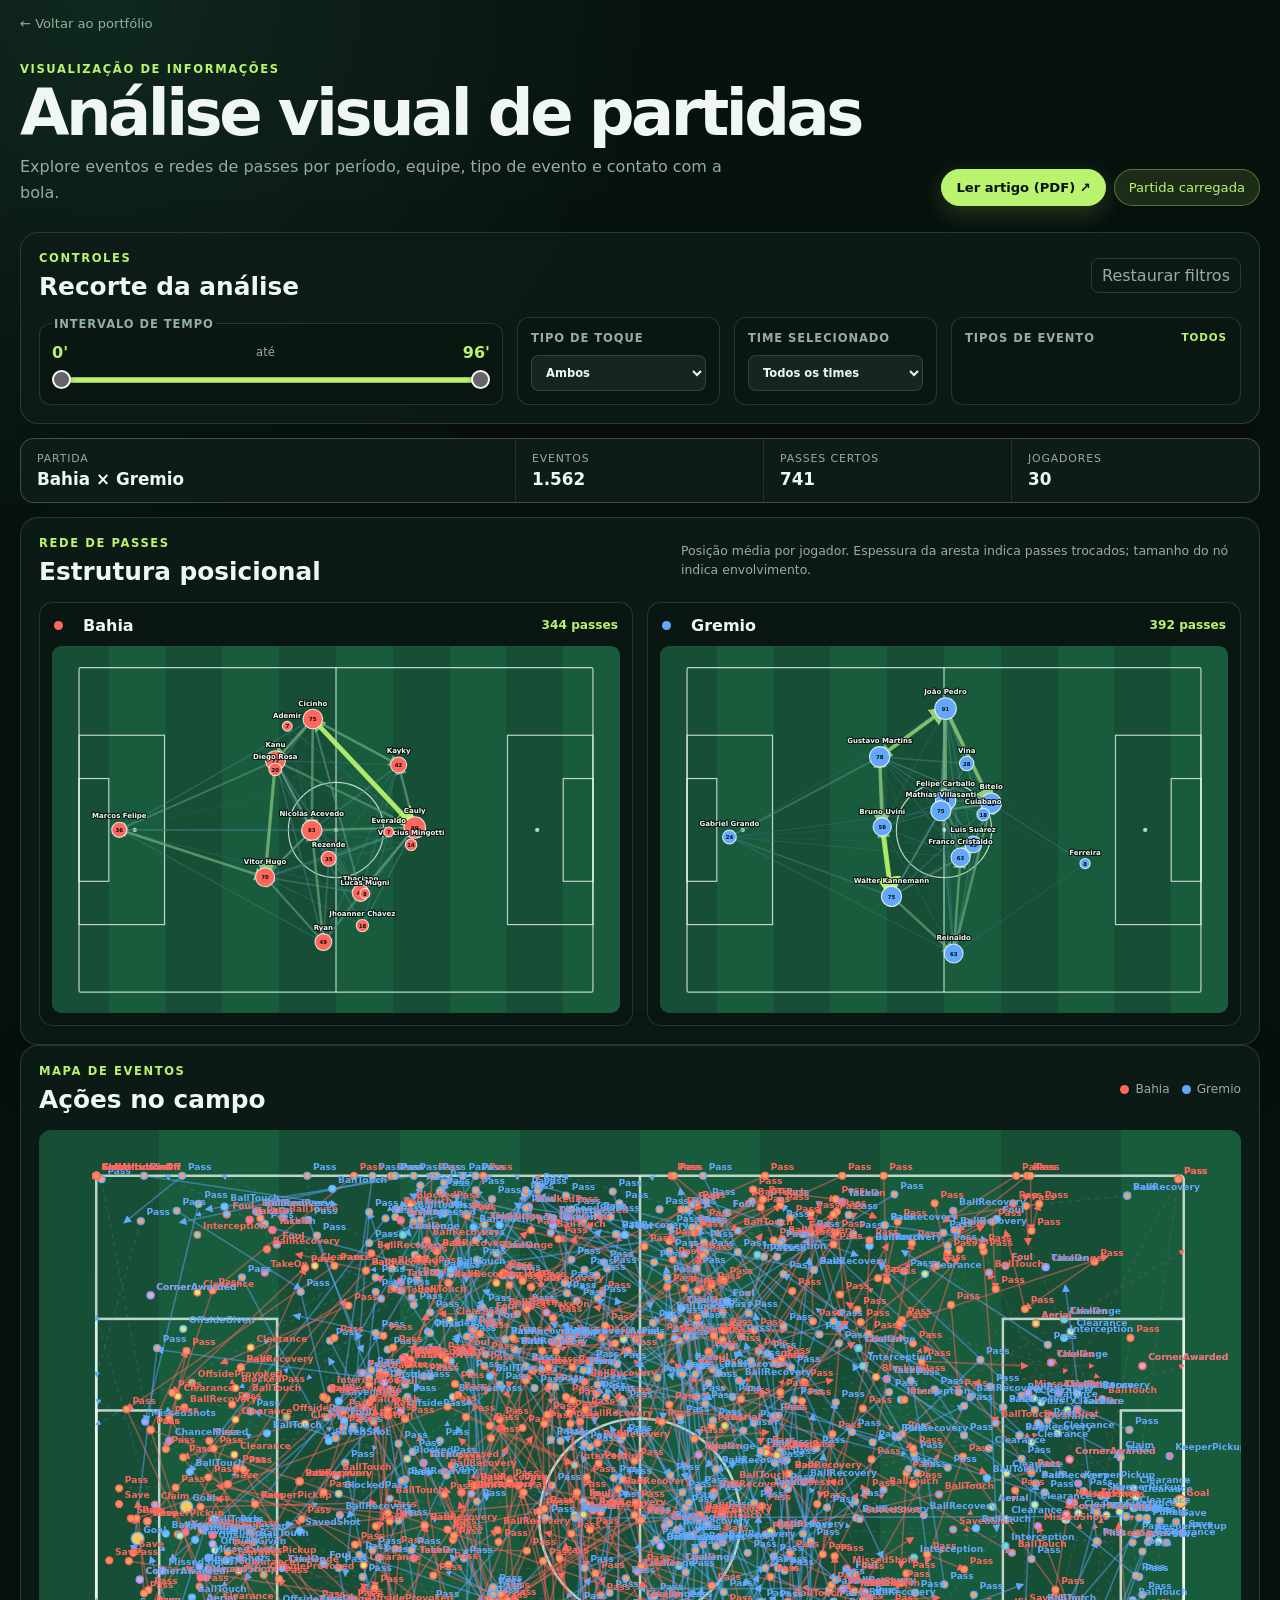
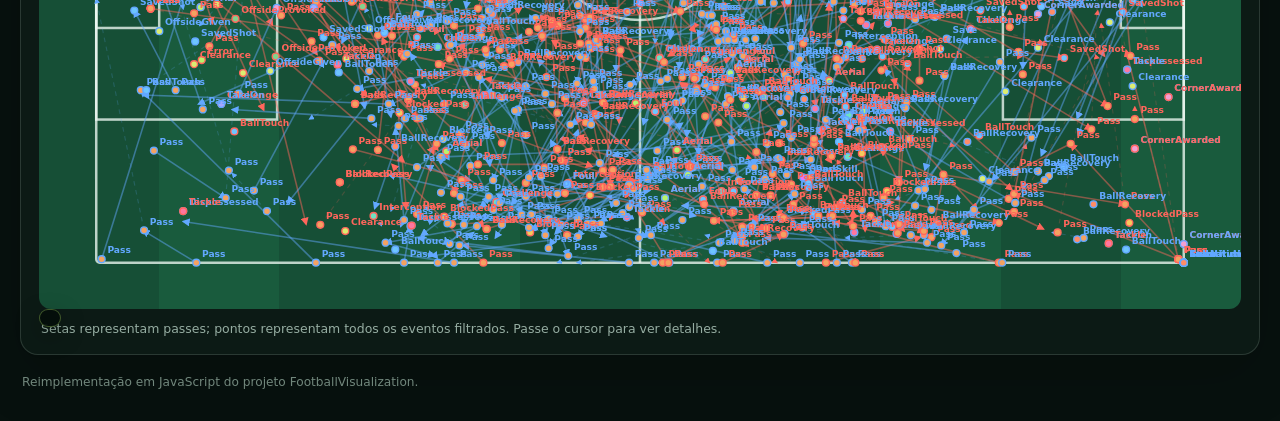
<file: projetos-pessoais/analise-dados-esportivos/index.html>
<!doctype html>
<html lang="pt-BR">
<head>
  <meta charset="utf-8">
  <meta name="viewport" content="width=device-width, initial-scale=1">
  <meta name="description" content="Visualização interativa de eventos e redes de passes de uma partida de futebol.">
  <title>Análise visual de partidas | Otávio Secco</title>
  <link rel="stylesheet" href="styles.css">
</head>
<body>
  <a class="back-link" href="../../">&larr; Voltar ao portfólio</a>

  <header class="page-header">
    <div>
      <p class="eyebrow">Visualização de informações</p>
      <h1>Análise visual de partidas</h1>
      <p class="intro">Explore eventos e redes de passes por período, equipe, tipo de evento e contato com a bola.</p>
    </div>
    <div class="header-actions">
      <a class="article-link" href="artigo-visualizacao-informacoes.pdf" target="_blank" rel="noopener noreferrer">Ler artigo (PDF) <span>↗</span></a>
      <div id="status" class="status" role="status" aria-live="polite">Carregando partida…</div>
    </div>
  </header>

  <main>
    <section class="filters" aria-labelledby="filters-title">
      <div class="filters-heading">
        <div>
          <p class="section-kicker">Controles</p>
          <h2 id="filters-title">Recorte da análise</h2>
        </div>
        <button id="reset-filters" class="text-button" type="button">Restaurar filtros</button>
      </div>

      <div class="filter-grid">
        <fieldset class="minute-filter">
          <legend>Intervalo de tempo</legend>
          <div class="minute-values"><strong id="minute-start-value">0'</strong><span>até</span><strong id="minute-end-value">100'</strong></div>
          <div id="minute-range" class="range-slider">
            <div class="range-track"><div class="range-selection"></div></div>
            <label><span>Minuto inicial</span><input id="minute-start" type="range" min="0" max="100" value="0"></label>
            <label><span>Minuto final</span><input id="minute-end" type="range" min="0" max="100" value="100"></label>
          </div>
        </fieldset>

        <label class="control-label" for="touch-filter">Tipo de toque
          <select id="touch-filter">
            <option value="all">Ambos</option>
            <option value="true">É toque</option>
            <option value="false">Não é toque</option>
          </select>
        </label>

        <label class="control-label" for="team-filter">Time selecionado
          <select id="team-filter">
            <option value="all">Todos os times</option>
          </select>
        </label>

        <details class="event-filter">
          <summary>Tipos de evento <span id="event-filter-summary">Todos</span></summary>
          <div class="event-filter-actions">
            <button id="select-all-events" type="button">Todos</button>
            <button id="clear-events" type="button">Limpar</button>
          </div>
          <div id="event-type-options" class="event-type-options"></div>
        </details>
      </div>
    </section>

    <section class="summary" aria-label="Resumo do recorte">
      <div><span>Partida</span><strong id="match-name">—</strong></div>
      <div><span>Eventos</span><strong id="event-count">—</strong></div>
      <div><span>Passes certos</span><strong id="pass-count">—</strong></div>
      <div><span>Jogadores</span><strong id="player-count">—</strong></div>
    </section>

    <section class="networks" aria-labelledby="networks-title">
      <div class="networks-heading">
        <div>
          <p class="section-kicker">Rede de passes</p>
          <h2 id="networks-title">Estrutura posicional</h2>
        </div>
        <p>Posição média por jogador. Espessura da aresta indica passes trocados; tamanho do nó indica envolvimento.</p>
      </div>
      <div id="network-grid" class="network-grid"></div>
    </section>

    <section class="panel event-panel" aria-labelledby="events-title">
      <div class="panel-heading">
        <div>
          <p class="section-kicker">Mapa de eventos</p>
          <h2 id="events-title">Ações no campo</h2>
        </div>
        <div id="team-legend" class="team-legend"></div>
      </div>
      <div class="pitch-wrap">
        <svg id="events-pitch" class="pitch" viewBox="0 0 1050 680" role="img" aria-label="Mapa dos eventos filtrados na partida"></svg>
        <div id="tooltip" class="tooltip" hidden></div>
      </div>
      <p class="hint">Setas representam passes; pontos representam todos os eventos filtrados. Passe o cursor para ver detalhes.</p>
    </section>
  </main>

  <footer>Reimplementação em JavaScript do projeto FootballVisualization.</footer>
  <script type="module" src="app.js"></script>
</body>
</html>
</file>
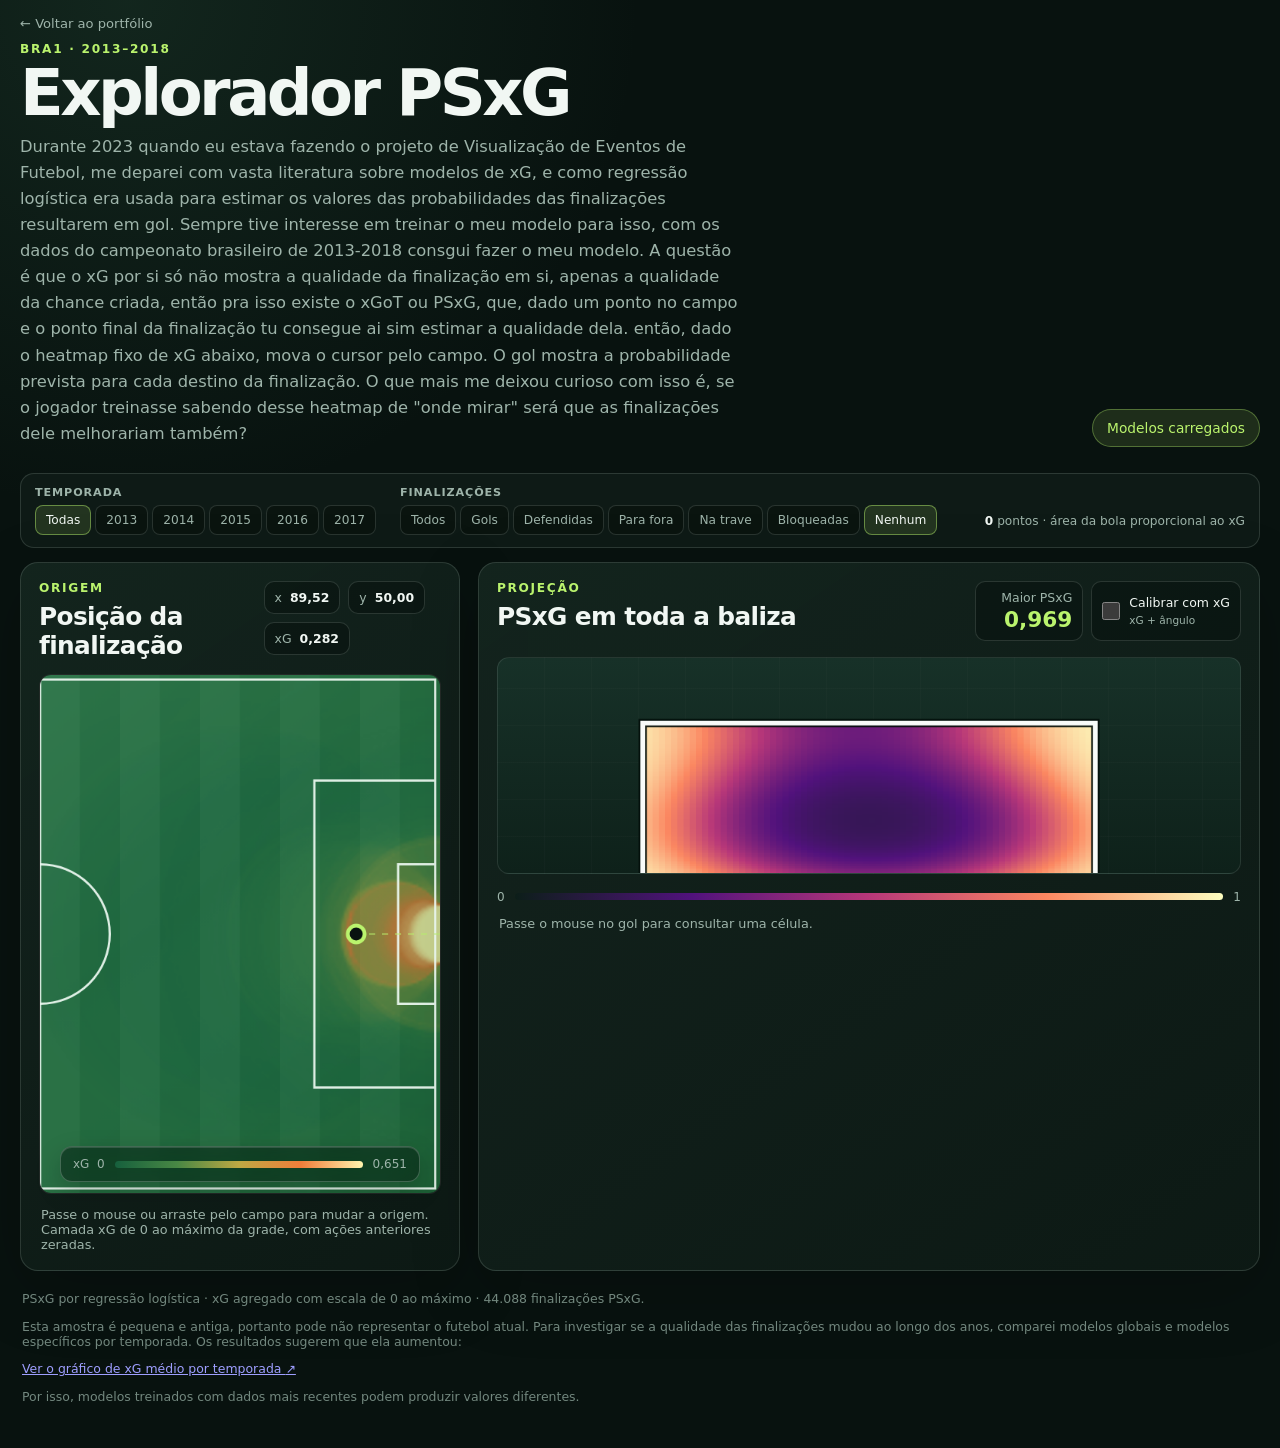
<file: projetos-pessoais/visualizacao-psxg/index.html>
<!doctype html>
<html lang="pt-BR">
<head>
  <meta charset="utf-8">
  <meta name="viewport" content="width=device-width, initial-scale=1">
  <meta name="description" content="Explorador interativo do modelo PSxG do Brasileirão.">
  <title>Explorador PSxG</title>
  <link rel="stylesheet" href="styles.css">
</head>
<body>
  <a class="back-link" href="../../">&larr; Voltar ao portfólio</a>
  <header class="page-header">
    <div>
      <p class="eyebrow">BRA1 · 2013–2018</p>
      <h1>Explorador PSxG</h1>
      <p class="intro">Durante 2023 quando eu estava fazendo o projeto de Visualização de Eventos de Futebol, me deparei com vasta literatura sobre modelos de xG, e como regressão logística era usada para estimar os valores das probabilidades das finalizações resultarem em gol. Sempre tive interesse em treinar o meu modelo para isso, com os dados do campeonato brasileiro de 2013-2018 consgui fazer o meu modelo.
      A questão é que o xG por si só não mostra a qualidade da finalização em si, apenas a qualidade da chance criada, então pra isso existe o xGoT ou PSxG, que, dado um ponto no campo e o ponto final da finalização tu consegue ai sim estimar a qualidade dela. então, dado o heatmap fixo de xG abaixo, mova o cursor pelo campo. O gol mostra a probabilidade prevista para cada destino da finalização. 
    O que mais me deixou curioso com isso é, se o jogador treinasse sabendo desse heatmap de "onde mirar" será que as finalizações dele melhorariam também?</p>
    </div>
    <div id="model-status" class="status" role="status" aria-live="polite">Carregando modelo…</div>
  </header>

  <section class="shot-filters" aria-label="Filtros das finalizações observadas">
    <div class="filter-cluster">
      <span class="filter-label">Temporada</span>
      <div class="segmented-control" id="season-filter">
        <button type="button" data-season="all" aria-pressed="true" disabled>Todas</button>
        <button type="button" data-season="2013" aria-pressed="false" disabled>2013</button>
        <button type="button" data-season="2014" aria-pressed="false" disabled>2014</button>
        <button type="button" data-season="2015" aria-pressed="false" disabled>2015</button>
        <button type="button" data-season="2016" aria-pressed="false" disabled>2016</button>
        <button type="button" data-season="2017" aria-pressed="false" disabled>2017</button>
      </div>
    </div>
    <div class="filter-cluster">
      <span class="filter-label">Finalizações</span>
      <div class="segmented-control" id="outcome-filter">
        <button type="button" data-outcome="all" aria-pressed="false" disabled>Todos</button>
        <button type="button" data-outcome="goal" aria-pressed="false" disabled>Gols</button>
        <button type="button" data-outcome="saved" aria-pressed="false" disabled>Defendidas</button>
        <button type="button" data-outcome="missed" aria-pressed="false" disabled>Para fora</button>
        <button type="button" data-outcome="post" aria-pressed="false" disabled>Na trave</button>
        <button type="button" data-outcome="blocked" aria-pressed="false" disabled>Bloqueadas</button>
        <button type="button" data-outcome="none" aria-pressed="true" disabled>Nenhum</button>
      </div>
    </div>
    <p class="shot-filter-summary"><strong id="shots-count">0</strong> pontos · área da bola proporcional ao xG</p>
  </section>

  <main class="workspace">
    <section class="panel field-panel" aria-labelledby="field-title">
      <div class="panel-heading">
        <div>
          <p class="panel-kicker">Origem</p>
          <h2 id="field-title">Posição da finalização</h2>
        </div>
        <div class="coordinate-readout" aria-live="polite">
          <span>x <strong id="origin-x">89,52</strong></span>
          <span>y <strong id="origin-y">50,00</strong></span>
          <span>xG <strong id="xg-value">—</strong></span>
        </div>
      </div>
      <canvas id="field-canvas" width="525" height="680" aria-label="Meio-campo ofensivo interativo"></canvas>
      <div class="legend field-legend" aria-label="Escala de xG de zero ao maior valor da grade">
        <span>xG&nbsp; 0</span>
        <div class="legend-gradient"></div>
        <span id="xg-scale-max">—</span>
      </div>
      <p class="hint">Passe o mouse ou arraste pelo campo para mudar a origem. Camada xG de 0 ao máximo da grade, com ações anteriores zeradas.</p>
    </section>

    <section class="panel goal-panel" aria-labelledby="goal-title">
      <div class="panel-heading">
        <div>
          <p class="panel-kicker">Projeção</p>
          <h2 id="goal-title">PSxG em toda a baliza</h2>
        </div>
        <div class="goal-controls">
          <div class="metric">
            <span id="max-psxg-label">Maior PSxG</span>
            <strong id="max-psxg">—</strong>
          </div>
          <label class="quality-toggle" title="Calibra o PSxG com o xG e o ângulo da finalização">
            <input id="xg-adjustment" type="checkbox" aria-controls="calibration-explanation" disabled>
            <span>
              Calibrar com xG
              <small>xG + ângulo</small>
            </span>
          </label>
        </div>
      </div>
      <div id="calibration-explanation" class="calibration-explanation" hidden>
        <strong>Como interpretar o modo calibrado:</strong>
        <ul>
          <li><strong>Estimativa:</strong> combina o destino da bola com o xG e o ângulo da finalização.</li>
          <li><strong>Ângulo e decisão:</strong> ângulos fechados reduzem a probabilidade; valores baixos desencorajam a finalização naquele ponto.</li>
          <li><strong>Limitação da amostra:</strong> a calibração usa cinco temporadas do Brasileirão (2013–2017). Há apenas quatro chutes abaixo de 1°, três deles gols; probabilidades altas nesses extremos podem refletir poucos casos atípicos.</li>
        </ul>
      </div>
      <canvas id="goal-canvas" width="960" height="280" aria-label="Mapa de calor PSxG na baliza"></canvas>
      <div class="legend" aria-label="Escala fixa de probabilidade PSxG de zero a um">
        <span>0</span>
        <div class="legend-gradient"></div>
        <span>1</span>
      </div>
      <p id="goal-readout" class="hint">Passe o mouse no gol para consultar uma célula.</p>
    </section>
  </main>

  <footer>
    <p>PSxG por regressão logística · xG agregado com escala de 0 ao máximo · 44.088 finalizações PSxG.</p>
    <p>Esta amostra é pequena e antiga, portanto pode não representar o futebol atual. Para investigar se a qualidade das finalizações mudou ao longo dos anos, comparei modelos globais e modelos específicos por temporada. Os resultados sugerem que ela aumentou:</p>
    <p><a class="article-link" href="../analise-dados-esportivos/11_xg_medio_por_temporada.png" target="_blank" rel="noopener noreferrer">Ver o gráfico de xG médio por temporada <span aria-hidden="true">↗</span></a></p>
    <p>Por isso, modelos treinados com dados mais recentes podem produzir valores diferentes.</p>
  </footer>

  <script src="app.js" defer></script>
</body>
</html>
</file>
<file: projetos-pessoais/analise-dados-esportivos/styles.css>
:root {
  color-scheme: dark;
  --background: #07110e;
  --surface: #0e1c17;
  --surface-strong: #14261f;
  --line: rgba(226, 245, 235, 0.14);
  --text: #f0f7f3;
  --muted: #96ada2;
  --accent: #baf36d;
  --accent-soft: rgba(186, 243, 109, 0.12);
}

* { box-sizing: border-box; }

body {
  margin: 0;
  min-height: 100vh;
  background: radial-gradient(circle at 8% 0%, rgba(43, 112, 78, 0.24), transparent 36rem), var(--background);
  color: var(--text);
  font-family: Inter, ui-sans-serif, system-ui, -apple-system, BlinkMacSystemFont, "Segoe UI", sans-serif;
}

button, input, select { font: inherit; }

.back-link {
  position: absolute;
  top: 16px;
  left: 20px;
  color: var(--muted);
  font-size: 0.82rem;
  text-decoration: none;
}

.back-link:hover, .back-link:focus-visible { color: var(--accent); }

.page-header, main, footer {
  width: min(1500px, calc(100% - 40px));
  margin-inline: auto;
}

.page-header {
  display: flex;
  align-items: end;
  justify-content: space-between;
  gap: 32px;
  padding: 62px 0 26px;
}

.eyebrow, .section-kicker {
  margin: 0 0 7px;
  color: var(--accent);
  font-size: 0.72rem;
  font-weight: 800;
  letter-spacing: 0.14em;
  text-transform: uppercase;
}

h1, h2, h3, p { margin-top: 0; }

h1 {
  margin-bottom: 10px;
  font-size: clamp(2.2rem, 5vw, 4.8rem);
  line-height: 0.96;
  letter-spacing: -0.055em;
}

h2 { margin-bottom: 0; font-size: clamp(1.15rem, 2vw, 1.55rem); }
h3 { margin: 0; font-size: 1rem; }

.intro {
  max-width: 720px;
  margin-bottom: 0;
  color: var(--muted);
  line-height: 1.6;
}

.status {
  flex: none;
  padding: 10px 14px;
  border: 1px solid var(--line);
  border-radius: 999px;
  background: var(--surface);
  color: var(--muted);
  font-size: 0.82rem;
}

.header-actions {
  display: flex;
  align-items: center;
  gap: 8px;
}

.article-link {
  padding: 10px 14px;
  border: 1px solid var(--accent);
  border-radius: 999px;
  background: var(--accent);
  box-shadow: 0 8px 24px rgba(186, 243, 109, 0.18);
  color: #07110e;
  font-size: 0.82rem;
  font-weight: 800;
  text-decoration: none;
  transition: background 0.2s ease, box-shadow 0.2s ease, transform 0.2s ease;
}

.article-link span { color: inherit; }
.article-link:hover, .article-link:focus-visible {
  background: #d1ff91;
  box-shadow: 0 10px 30px rgba(186, 243, 109, 0.3);
  transform: translateY(-1px);
}

.status.ready { border-color: rgba(186, 243, 109, 0.35); background: var(--accent-soft); color: var(--accent); }
.status.error { border-color: rgba(255, 102, 92, 0.4); color: #ff8f87; }

.filters, .panel, .networks {
  border: 1px solid var(--line);
  border-radius: 18px;
  background: rgba(14, 28, 23, 0.9);
  box-shadow: 0 22px 60px rgba(0, 0, 0, 0.16);
}

.filters { padding: 18px; }

.filters-heading, .panel-heading, .networks-heading, .network-title {
  display: flex;
  align-items: center;
  justify-content: space-between;
  gap: 20px;
}

.text-button, .event-filter button {
  border: 1px solid var(--line);
  border-radius: 8px;
  background: transparent;
  color: var(--muted);
  cursor: pointer;
  padding: 7px 10px;
}

.text-button:hover, .event-filter button:hover { border-color: rgba(186, 243, 109, 0.4); color: var(--accent); }

.filter-grid {
  display: grid;
  grid-template-columns: minmax(300px, 1.6fr) repeat(2, minmax(170px, 0.7fr)) minmax(250px, 1fr);
  gap: 14px;
  margin-top: 16px;
}

fieldset, .control-label, .event-filter {
  min-width: 0;
  margin: 0;
  border: 1px solid var(--line);
  border-radius: 12px;
  background: rgba(4, 12, 9, 0.25);
}

fieldset { padding: 10px 12px; }
legend, .control-label, .event-filter summary { color: var(--muted); font-size: 0.72rem; font-weight: 750; letter-spacing: 0.08em; text-transform: uppercase; }

.minute-values { display: flex; align-items: center; justify-content: space-between; margin: 2px 0 4px; }
.minute-values span { color: var(--muted); font-size: 0.72rem; }
.minute-values strong { color: var(--accent); font-variant-numeric: tabular-nums; }
.minute-filter label span { position: absolute; width: 1px; height: 1px; overflow: hidden; clip: rect(0, 0, 0, 0); }

.range-slider {
  --range-start: 0%;
  --range-end: 100%;
  position: relative;
  height: 28px;
}

.range-track {
  position: absolute;
  top: 50%;
  right: 4px;
  left: 4px;
  height: 5px;
  border-radius: 999px;
  background: #dce4e0;
  transform: translateY(-50%);
}

.range-selection {
  position: absolute;
  top: 0;
  bottom: 0;
  left: var(--range-start);
  right: calc(100% - var(--range-end));
  border-radius: 999px;
  background: var(--accent);
  cursor: grab;
  touch-action: none;
}

.range-selection::before { position: absolute; inset: -10px 0; content: ""; }
.range-slider.is-dragging .range-selection { cursor: grabbing; }

.range-slider input[type="range"] {
  position: absolute;
  inset: 0;
  width: 100%;
  height: 28px;
  margin: 0;
  appearance: none;
  -webkit-appearance: none;
  background: transparent;
  pointer-events: none;
}

.range-slider input[type="range"]::-webkit-slider-runnable-track { height: 5px; background: transparent; }
.range-slider input[type="range"]::-moz-range-track { height: 5px; background: transparent; }

.range-slider input[type="range"]::-webkit-slider-thumb {
  width: 19px;
  height: 19px;
  margin-top: -7px;
  border: 2px solid #f1f7f3;
  border-radius: 50%;
  appearance: none;
  -webkit-appearance: none;
  background: #66636d;
  box-shadow: 0 1px 4px rgba(0, 0, 0, 0.35);
  cursor: grab;
  pointer-events: auto;
}

.range-slider input[type="range"]::-moz-range-thumb {
  width: 17px;
  height: 17px;
  border: 2px solid #f1f7f3;
  border-radius: 50%;
  background: #66636d;
  box-shadow: 0 1px 4px rgba(0, 0, 0, 0.35);
  cursor: grab;
  pointer-events: auto;
}

.range-slider input[type="range"]:focus-visible::-webkit-slider-thumb { outline: 3px solid rgba(186, 243, 109, 0.42); }
.range-slider input[type="range"]:focus-visible::-moz-range-thumb { outline: 3px solid rgba(186, 243, 109, 0.42); }

.control-label { display: grid; align-content: start; gap: 10px; padding: 13px; }
select {
  width: 100%;
  padding: 9px 10px;
  border: 1px solid var(--line);
  border-radius: 8px;
  background: var(--surface-strong);
  color: var(--text);
}

.event-filter { position: relative; padding: 13px; }
.event-filter summary { display: flex; justify-content: space-between; gap: 10px; cursor: pointer; }
.event-filter summary span { color: var(--accent); font-size: 0.65rem; }
.event-filter[open] { z-index: 10; }
.event-filter-actions { display: flex; gap: 6px; margin: 12px 0 8px; }
.event-type-options { display: grid; grid-template-columns: 1fr 1fr; gap: 5px 10px; max-height: 220px; overflow: auto; }
.event-type-options label { display: flex; align-items: center; gap: 7px; color: var(--muted); font-size: 0.75rem; letter-spacing: 0; text-transform: none; }
.event-type-options input { accent-color: var(--accent); }

.summary {
  display: grid;
  grid-template-columns: 2fr repeat(3, 1fr);
  gap: 1px;
  margin: 14px 0;
  overflow: hidden;
  border: 1px solid var(--line);
  border-radius: 14px;
  background: var(--line);
}

.summary div { min-width: 0; padding: 13px 16px; background: var(--surface); }
.summary span { display: block; margin-bottom: 4px; color: var(--muted); font-size: 0.68rem; letter-spacing: 0.08em; text-transform: uppercase; }
.summary strong { display: block; overflow: hidden; font-size: 1.05rem; text-overflow: ellipsis; white-space: nowrap; }

.panel, .networks { padding: 18px; }
.team-legend { display: flex; flex-wrap: wrap; gap: 12px; color: var(--muted); font-size: 0.76rem; }
.team-legend span { display: flex; align-items: center; gap: 6px; }
.team-legend i, .team-dot { width: 9px; height: 9px; border-radius: 50%; background: var(--team-color); }

.pitch-wrap { position: relative; margin-top: 16px; }
.pitch {
  display: block;
  width: 100%;
  height: auto;
  border-radius: 12px;
  background: linear-gradient(90deg, #164f36 0 10%, #195b3d 10% 20%, #164f36 20% 30%, #195b3d 30% 40%, #164f36 40% 50%, #195b3d 50% 60%, #164f36 60% 70%, #195b3d 70% 80%, #164f36 80% 90%, #195b3d 90%);
}

.pitch-markings { fill: none; stroke: rgba(238, 249, 242, 0.78); stroke-width: 2.2; }
.pitch-markings .pitch-solid { fill: rgba(238, 249, 242, 0.78); stroke: none; }
.event-label-layer { font-size: 8px; font-weight: 650; pointer-events: none; }
.event-layer circle { cursor: help; }
.event-layer circle:focus { outline: none; stroke: white; stroke-width: 3; }

.tooltip {
  position: absolute;
  z-index: 20;
  display: grid;
  gap: 2px;
  pointer-events: none;
  padding: 8px 10px;
  border: 1px solid rgba(186, 243, 109, 0.32);
  border-radius: 9px;
  background: rgba(5, 14, 10, 0.94);
  box-shadow: 0 8px 24px rgba(0, 0, 0, 0.35);
  font-size: 0.74rem;
}
.tooltip span { color: var(--muted); }
.hint { margin: 12px 2px 0; color: var(--muted); font-size: 0.78rem; }

.networks { margin-top: 14px; }
.networks-heading > p { max-width: 560px; margin: 0; color: var(--muted); font-size: 0.78rem; line-height: 1.5; }
.network-grid { display: grid; grid-template-columns: 1fr 1fr; gap: 14px; margin-top: 16px; }
.network-panel { min-width: 0; padding: 12px; border: 1px solid var(--line); border-radius: 14px; background: rgba(5, 14, 10, 0.3); }
.network-title { justify-content: start; padding: 1px 2px 11px; }
.network-title strong { margin-left: auto; color: var(--accent); font-size: 0.76rem; }
.network-pitch { border-radius: 9px; }
.network-node { stroke: rgba(255, 255, 255, 0.8); stroke-width: 2; }
.player-label { fill: var(--text); font-size: 13px; font-weight: 750; paint-order: stroke; stroke: rgba(6, 16, 12, 0.9); stroke-width: 4; stroke-linejoin: round; }
.node-value { fill: #07110e; font-size: 10px; font-weight: 850; pointer-events: none; }

footer { padding: 20px 2px 32px; color: #71877c; font-size: 0.76rem; }

@media (max-width: 1050px) {
  .filter-grid { grid-template-columns: 1fr 1fr; }
  .minute-filter, .event-filter { grid-column: span 2; }
  .network-grid { grid-template-columns: 1fr; }
}

@media (max-width: 640px) {
  .page-header, main, footer { width: min(100% - 20px, 1500px); }
  .page-header { align-items: start; flex-direction: column; padding-top: 54px; }
  .header-actions { flex-wrap: wrap; }
  .filter-grid { grid-template-columns: 1fr; }
  .minute-filter, .event-filter { grid-column: auto; }
  .summary { grid-template-columns: 1fr 1fr; }
  .summary div:first-child { grid-column: span 2; }
  .filters-heading, .panel-heading, .networks-heading { align-items: start; flex-direction: column; }
  .event-label-layer { display: none; }
}
</file>
<file: projetos-pessoais/visualizacao-psxg/styles.css>
:root {
  color-scheme: dark;
  --background: #08120f;
  --surface: #101d19;
  --surface-strong: #14251f;
  --line: rgba(223, 244, 234, 0.14);
  --text: #f1f7f3;
  --muted: #9eb4aa;
  --accent: #baf36d;
  --accent-soft: rgba(186, 243, 109, 0.12);
}

* {
  box-sizing: border-box;
}

body {
  margin: 0;
  min-height: 100vh;
  background:
    radial-gradient(circle at 10% 0%, rgba(60, 118, 87, 0.2), transparent 32rem),
    var(--background);
  color: var(--text);
  font-family: Inter, ui-sans-serif, system-ui, -apple-system, BlinkMacSystemFont, "Segoe UI", sans-serif;
}

.back-link {
  position: absolute;
  top: 16px;
  left: 20px;
  color: var(--muted);
  font-size: 0.82rem;
  text-decoration: none;
}

.back-link:hover,
.back-link:focus-visible {
  color: var(--accent);
}

.page-header,
.shot-filters,
.workspace,
footer {
  width: min(1500px, calc(100% - 40px));
  margin-inline: auto;
}

.page-header {
  display: flex;
  align-items: end;
  justify-content: space-between;
  gap: 32px;
  padding: 42px 0 26px;
}

.eyebrow,
.panel-kicker {
  margin: 0 0 7px;
  color: var(--accent);
  font-size: 0.76rem;
  font-weight: 750;
  letter-spacing: 0.14em;
  text-transform: uppercase;
}

h1,
h2,
p {
  margin-top: 0;
}

h1 {
  margin-bottom: 10px;
  font-size: clamp(2.2rem, 5vw, 4.8rem);
  font-weight: 760;
  letter-spacing: -0.055em;
  line-height: 0.95;
}

h2 {
  margin-bottom: 0;
  font-size: clamp(1.1rem, 2vw, 1.55rem);
  letter-spacing: -0.025em;
}

.intro {
  max-width: 720px;
  margin-bottom: 0;
  color: var(--muted);
  font-size: 1.02rem;
  line-height: 1.6;
}

.status {
  flex: none;
  padding: 10px 14px;
  border: 1px solid var(--line);
  border-radius: 999px;
  background: var(--surface);
  color: var(--muted);
  font-size: 0.86rem;
}

.status.ready {
  border-color: rgba(186, 243, 109, 0.34);
  background: var(--accent-soft);
  color: var(--accent);
}

.status.error {
  border-color: rgba(255, 112, 112, 0.45);
  color: #ff9b9b;
}

.shot-filters {
  display: flex;
  flex-wrap: wrap;
  align-items: end;
  gap: 12px 24px;
  margin-bottom: 14px;
  padding: 12px 14px;
  border: 1px solid var(--line);
  border-radius: 14px;
  background: rgba(16, 29, 25, 0.82);
}

.filter-cluster {
  display: grid;
  gap: 6px;
}

.filter-label {
  color: var(--muted);
  font-size: 0.7rem;
  font-weight: 700;
  letter-spacing: 0.08em;
  text-transform: uppercase;
}

.segmented-control {
  display: flex;
  flex-wrap: wrap;
  gap: 4px;
}

.segmented-control button {
  padding: 7px 10px;
  border: 1px solid var(--line);
  border-radius: 8px;
  background: rgba(5, 12, 9, 0.42);
  color: var(--muted);
  cursor: pointer;
  font: inherit;
  font-size: 0.76rem;
}

.segmented-control button[aria-pressed="true"] {
  border-color: rgba(186, 243, 109, 0.46);
  background: var(--accent-soft);
  color: var(--text);
}

.segmented-control button:disabled {
  cursor: wait;
  opacity: 0.5;
}

.shot-filter-summary {
  margin: 0 0 7px auto;
  color: var(--muted);
  font-size: 0.76rem;
}

.shot-filter-summary strong {
  color: var(--text);
  font-variant-numeric: tabular-nums;
}

.workspace {
  display: grid;
  grid-template-columns: minmax(360px, 0.72fr) minmax(520px, 1.28fr);
  gap: 18px;
}

.panel {
  min-width: 0;
  padding: 18px;
  border: 1px solid var(--line);
  border-radius: 18px;
  background: linear-gradient(145deg, rgba(20, 37, 31, 0.94), rgba(13, 26, 21, 0.97));
  box-shadow: 0 20px 70px rgba(0, 0, 0, 0.2);
}

.panel-heading {
  display: flex;
  min-height: 62px;
  align-items: start;
  justify-content: space-between;
  gap: 20px;
  margin-bottom: 14px;
}

.coordinate-readout {
  display: flex;
  flex-wrap: wrap;
  gap: 8px;
}

.coordinate-readout span,
.metric {
  padding: 8px 10px;
  border: 1px solid var(--line);
  border-radius: 10px;
  background: rgba(5, 12, 9, 0.38);
  color: var(--muted);
  font-size: 0.78rem;
}

.coordinate-readout strong {
  margin-left: 4px;
  color: var(--text);
  font-variant-numeric: tabular-nums;
}

.metric {
  display: grid;
  min-width: 108px;
  gap: 2px;
  text-align: right;
}

.metric strong {
  color: var(--accent);
  font-size: 1.35rem;
  font-variant-numeric: tabular-nums;
}

.goal-controls {
  display: flex;
  align-items: stretch;
  gap: 8px;
}

.quality-toggle {
  display: flex;
  align-items: center;
  gap: 9px;
  padding: 7px 10px;
  border: 1px solid var(--line);
  border-radius: 10px;
  background: rgba(5, 12, 9, 0.38);
  color: var(--text);
  cursor: pointer;
  font-size: 0.78rem;
  line-height: 1.15;
}

.quality-toggle input {
  width: 18px;
  height: 18px;
  margin: 0;
  accent-color: var(--accent);
  cursor: pointer;
}

.quality-toggle:has(input:checked) {
  border-color: rgba(186, 243, 109, 0.42);
  background: var(--accent-soft);
}

.quality-toggle:has(input:disabled) {
  cursor: wait;
  opacity: 0.55;
}

.quality-toggle small {
  display: block;
  margin-top: 3px;
  color: var(--muted);
  font-size: 0.66rem;
}

canvas {
  display: block;
  width: 100%;
  border: 1px solid rgba(255, 255, 255, 0.1);
  border-radius: 12px;
  background: #0a120f;
}

#field-canvas {
  width: min(100%, 525px);
  aspect-ratio: 52.5 / 68;
  margin-inline: auto;
  cursor: crosshair;
}

#goal-canvas {
  aspect-ratio: 24 / 7;
  margin-top: 12px;
  background:
    repeating-linear-gradient(90deg, transparent 0 46px, rgba(238, 250, 242, 0.035) 47px),
    repeating-linear-gradient(0deg, transparent 0 36px, rgba(238, 250, 242, 0.035) 37px),
    linear-gradient(180deg, #173128, #0e211a);
  cursor: crosshair;
}

.calibration-explanation {
  max-width: 820px;
  margin: 4px 2px 0;
  padding-left: 14px;
  border-left: 2px solid rgba(186, 243, 109, 0.52);
  color: var(--muted);
  font-size: 0.86rem;
  line-height: 1.55;
}

.calibration-explanation ul {
  margin: 4px 0 0;
  padding-left: 18px;
}

.calibration-explanation li + li {
  margin-top: 2px;
}

.calibration-explanation strong {
  color: var(--text);
}

.legend {
  display: grid;
  grid-template-columns: auto 1fr auto;
  align-items: center;
  gap: 10px;
  margin-top: 16px;
  color: var(--muted);
  font-size: 0.75rem;
  font-variant-numeric: tabular-nums;
}

.legend-gradient {
  height: 7px;
  border-radius: 999px;
  background: linear-gradient(90deg, #0c1e19, #51127c, #b73779, #fb8761, #fcfdbf);
}

.field-legend .legend-gradient {
  background: linear-gradient(90deg, #16603d, #488744, #bea943, #f07e3a, #fff4ae);
}

.field-legend {
  position: relative;
  z-index: 2;
  width: min(360px, calc(100% - 28px));
  margin: -48px auto 0;
  padding: 10px 12px;
  border: 1px solid rgba(238, 250, 242, 0.22);
  border-radius: 12px;
  background: rgba(9, 24, 18, 0.52);
  box-shadow: inset 0 1px 0 rgba(255, 255, 255, 0.14), 0 9px 26px rgba(0, 0, 0, 0.2);
  backdrop-filter: blur(14px) saturate(1.25);
  -webkit-backdrop-filter: blur(14px) saturate(1.25);
}

.field-panel > .hint {
  margin-top: 25px;
}

.hint {
  min-height: 20px;
  margin: 12px 2px 0;
  color: var(--muted);
  font-size: 0.8rem;
}

footer {
  padding: 20px 2px 32px;
  color: #72877e;
  font-size: 0.78rem;
}

@media (max-width: 980px) {
  .page-header {
    align-items: start;
    flex-direction: column;
  }

  .workspace {
    grid-template-columns: 1fr;
  }

  .shot-filter-summary {
    width: 100%;
    margin-left: 0;
  }

  #goal-canvas {
    margin-top: 12px;
  }
}

@media (max-width: 560px) {
  .page-header,
  .shot-filters,
  .workspace,
  footer {
    width: min(100% - 20px, 1500px);
  }

  .page-header {
    padding-top: 28px;
  }

  .panel {
    padding: 12px;
    border-radius: 14px;
  }

  .panel-heading {
    align-items: stretch;
    flex-direction: column;
  }

  .coordinate-readout {
    align-self: start;
  }

  .metric {
    align-self: start;
    text-align: left;
  }
}
</file>
